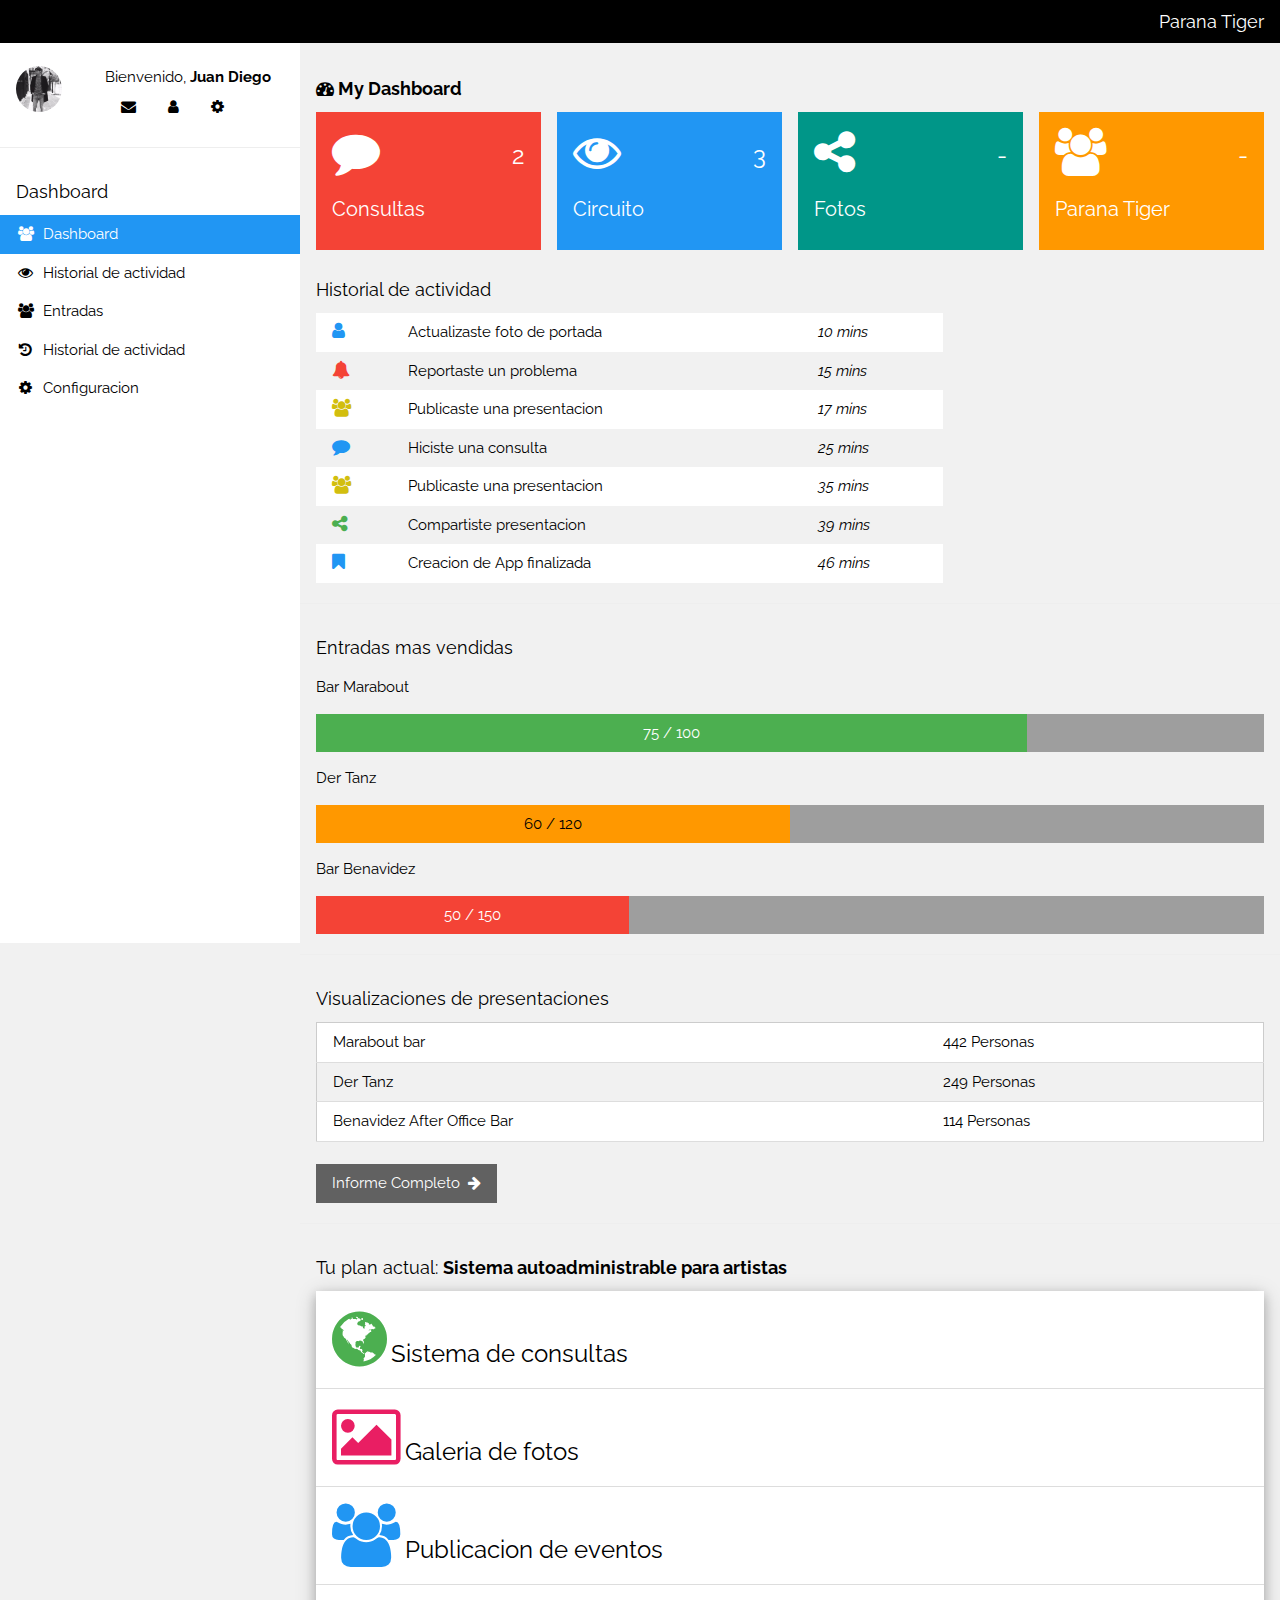
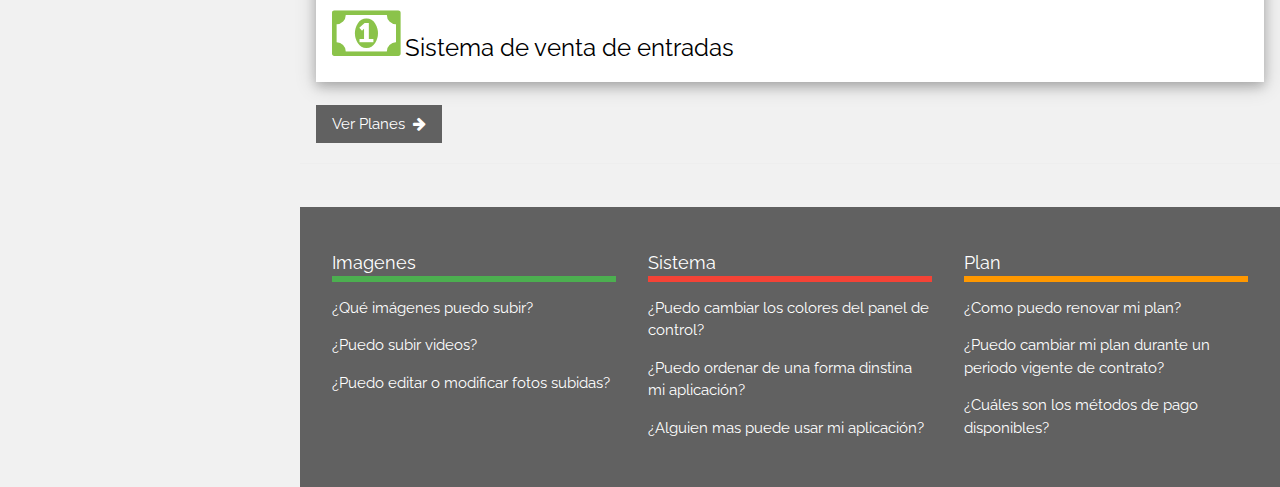
<file: index.html>
<!DOCTYPE html>
<html>
<title>Sistema Interno</title>
<meta charset="UTF-8">
<meta name="viewport" content="width=device-width, initial-scale=1">

<link rel="stylesheet" href="css/estilo.css">
<link rel="stylesheet" href="https://fonts.googleapis.com/css?family=Raleway">
<link rel="stylesheet" href="https://cdnjs.cloudflare.com/ajax/libs/font-awesome/4.7.0/css/font-awesome.min.css">
<style>
html,body,h1,h2,h3,h4,h5 {font-family: "Raleway", sans-serif}
</style>
<body class="w3-light-grey">

<!-- Top container -->
<div class="w3-bar w3-top w3-black w3-large" style="z-index:4">
  <button class="w3-bar-item w3-button w3-hide-large w3-hover-none w3-hover-text-light-grey" onclick="w3_open();"><i class="fa fa-bars"></i>  Menu</button>
  <span class="w3-bar-item w3-right">Parana Tiger</span>
</div>

<!-- Sidebar/menu -->
<nav class="w3-sidebar w3-collapse w3-white w3-animate-left" style="z-index:3;width:300px;" id="mySidebar"><br>
  <div class="w3-container w3-row">
    <div class="w3-col s4">
      <img src="img/fotojd_2.jpg" class="w3-circle w3-margin-right" style="width:46px">
    </div>
    <div class="w3-col s8 w3-bar">
      <span>Bienvenido, <strong>Juan Diego</strong></span><br>
      <a href="#" class="w3-bar-item w3-button"><i class="fa fa-envelope"></i></a>
      <a href="#" class="w3-bar-item w3-button"><i class="fa fa-user"></i></a>
      <a href="#" class="w3-bar-item w3-button"><i class="fa fa-cog"></i></a>
    </div>
  </div>
  <hr>
  <div class="w3-container">
    <h5>Dashboard</h5>
  </div>
  <div class="w3-bar-block">
    <a href="#" class="w3-bar-item w3-button w3-padding-16 w3-hide-large w3-dark-grey w3-hover-black" onclick="w3_close()" title="close menu"><i class="fa fa-remove fa-fw"></i>  Close Menu</a>
    <a href="#" class="w3-bar-item w3-button w3-padding w3-blue"><i class="fa fa-users fa-fw"></i>  Dashboard</a>
    <a href="#" class="w3-bar-item w3-button w3-padding"><i class="fa fa-eye fa-fw"></i>  Historial de actividad</a>
    <a href="#" class="w3-bar-item w3-button w3-padding"><i class="fa fa-users fa-fw"></i>  Entradas</a>
    <!-- <a href="#" class="w3-bar-item w3-button w3-padding"><i class="fa fa-bullseye fa-fw"></i>  Geo</a>
    <a href="#" class="w3-bar-item w3-button w3-padding"><i class="fa fa-diamond fa-fw"></i>  Orders</a>
    <a href="#" class="w3-bar-item w3-button w3-padding"><i class="fa fa-bell fa-fw"></i>  News</a>
    <a href="#" class="w3-bar-item w3-button w3-padding"><i class="fa fa-bank fa-fw"></i>  General</a> -->
    <a href="#" class="w3-bar-item w3-button w3-padding"><i class="fa fa-history fa-fw"></i>  Historial de actividad</a>
    <a href="#" class="w3-bar-item w3-button w3-padding"><i class="fa fa-cog fa-fw"></i>  Configuracion</a><br><br>
  </div>
</nav>


<!-- Overlay effect when opening sidebar on small screens -->
<div class="w3-overlay w3-hide-large w3-animate-opacity" onclick="w3_close()" style="cursor:pointer" title="close side menu" id="myOverlay"></div>

<!-- !PAGE CONTENT! -->
<div class="w3-main" style="margin-left:300px;margin-top:43px;">

  <!-- Header -->
  <header class="w3-container" style="padding-top:22px">
    <h5><b><i class="fa fa-dashboard"></i> My Dashboard</b></h5>
  </header>

  <div class="w3-row-padding w3-margin-bottom">
    <div class="w3-quarter">
      <div id="recuadro_consultas" class="w3-container w3-red w3-padding-16">
        <div class="w3-left"><i class="fa fa-comment w3-xxxlarge"></i></div>
        <div class="w3-right">
          <h3>2</h3>
        </div>
        <div class="w3-clear"></div>
        <h4>Consultas</h4>
      </div>
    </div>
    <div class="w3-quarter">
      <div id="recuadro_circuito" class="w3-container w3-blue w3-padding-16">
        <div class="w3-left"><i class="fa fa-eye w3-xxxlarge"></i></div>
        <div class="w3-right">
          <h3>3</h3>
        </div>
        <div class="w3-clear"></div>
        <h4>Circuito</h4>
      </div>
    </div>
    <div class="w3-quarter">
      <div id="recuadro_fotos" class="w3-container w3-teal w3-padding-16">
        <div class="w3-left"><i class="fa fa-share-alt w3-xxxlarge"></i></div>
        <div class="w3-right">
          <h3>-</h3>
        </div>
        <div class="w3-clear"></div>
        <h4>Fotos</h4>
      </div>
    </div>
    <div class="w3-quarter">
      <div id="recuadro_parana_tiger" class="w3-container w3-orange w3-text-white w3-padding-16">
        <div class="w3-left"><i class="fa fa-users w3-xxxlarge"></i></div>
        <div class="w3-right">
          <h3>-</h3>
        </div>
        <div class="w3-clear"></div>
        <h4>Parana Tiger</h4>
      </div>
    </div>
  </div>

  <div class="w3-panel">
    <div class="w3-row-padding" style="margin:0 -16px">
      <!-- <div class="w3-third">
        <h5>Regions</h5>
        <img src="/w3images/region.jpg" style="width:100%" alt="Google Regional Map">
      </div> -->
      <div class="w3-twothird">
        <h5>Historial de actividad</h5>
        <table class="w3-table w3-striped w3-white">
         
          <tr>
            <td><i class="fa fa-user w3-text-blue w3-large"></i></td>
            <td>Actualizaste foto de portada</td>
            <td><i>10 mins</i></td>
          </tr>
          <tr>
            <td><i class="fa fa-bell w3-text-red w3-large"></i></td>
            <td>Reportaste un problema</td>
            <td><i>15 mins</i></td>
          </tr>
          <tr>
            <td><i class="fa fa-users w3-text-yellow w3-large"></i></td>
            <td>Publicaste una presentacion</td>
            <td><i>17 mins</i></td>
          </tr>
          <tr>
            <td><i class="fa fa-comment w3-text-blue w3-large"></i></td>
            <td>Hiciste una consulta</td>
            <td><i>25 mins</i></td>
          </tr>
          <tr>
            <td><i class="fa fa-users w3-text-yellow w3-large"></i></td>
            <td>Publicaste una presentacion</td>
            <td><i>35 mins</i></td>
          </tr>
          <tr>
            <td><i class="fa fa-share-alt w3-text-green w3-large"></i></td>
            <td>Compartiste presentacion</td>
            <td><i>39 mins</i></td>
          </tr>
          <tr> 
            <td><i class="fa fa-bookmark w3-text-blue w3-large"></i></td>
            <td>Creacion de App finalizada</td>
            <td><i>46 mins</i></td>
          </tr>
        </table>
      </div>
    </div>
  </div>
  <hr>
  <div class="w3-container">
    <h5>Entradas mas vendidas</h5>
    <p>Bar Marabout</p>
    <div class="w3-grey">
      <div class="w3-container w3-center w3-padding w3-green" style="width:75%">75 / 100</div>
    </div>

    <p>Der Tanz</p>
    <div class="w3-grey">
      <div class="w3-container w3-center w3-padding w3-orange" style="width:50%">60 / 120</div>
    </div>

    <p>Bar Benavidez</p>
    <div class="w3-grey">
      <div class="w3-container w3-center w3-padding w3-red" style="width:33%">50 / 150</div>
    </div>
  </div>
  <hr>

  <div class="w3-container">
    <h5>Visualizaciones de presentaciones</h5>
    <table class="w3-table w3-striped w3-bordered w3-border w3-hoverable w3-white">
      <tr>
        <td>Marabout bar</td>
        <td>442 Personas</td>
      </tr>
      <tr>
        <td>Der Tanz</td>
        <td>249 Personas</td>
      </tr>
      <tr>
        <td>Benavidez After Office Bar</td>
        <td>114 Personas</td>
      </tr>
      <!-- <tr>
        <td>Spain</td>
        <td>2.1%</td>
      </tr>
      <tr>
        <td>India</td>
        <td>1.9%</td>
      </tr>
      <tr>
        <td>France</td>
        <td>1.5%</td> -->
      </tr>
    </table><br>
    <button class="w3-button w3-dark-grey">Informe Completo  <i class="fa fa-arrow-right"></i></button>
  </div>
  <hr>
  <div class="w3-container">
    <h5>Tu plan actual: <strong>Sistema autoadministrable para artistas</strong></h5>
    <ul class="w3-ul w3-card-4 w3-white">
      <li class="w3-padding-16">
        <!-- <img src="/w3images/avatar2.png" class="w3-left w3-circle w3-margin-right" style="width:35px"> -->
        <i class="fa fa-globe w3-text-green w3-jumbo"></i>
        <span class="w3-xlarge">Sistema de consultas</span><br>
      </li>
      <li class="w3-padding-16">
        <!-- <img src="/w3images/avatar5.png" class="w3-left w3-circle w3-margin-right" style="width:35px"> -->
        <i class="fa fa-image w3-text-pink w3-jumbo"></i>
        <span class="w3-xlarge">Galeria de fotos</span><br>
      </li>
      <li class="w3-padding-16">
        <!-- <img src="/w3images/avatar6.png" class="w3-left w3-circle w3-margin-right" style="width:35px"> -->
        <i class="fa fa-users w3-text-blue w3-jumbo"></i>
        <span class="w3-xlarge">Publicacion de eventos</span><br>
      </li>
      <li class="w3-padding-16">
        <!-- <img src="/w3images/avatar6.png" class="w3-left w3-circle w3-margin-right" style="width:35px"> -->
        <i class="fa fa-money w3-text-light-green w3-jumbo"></i>
        <span class="w3-xlarge">Sistema de venta de entradas</span><br>
      </li>
    </ul><br>
    <button class="w3-button w3-dark-grey">Ver Planes  <i class="fa fa-arrow-right"></i></button>
  </div>
  <hr>
<!-- 
  <div class="w3-container">
    <h5>Novedades</h5>
    <div class="w3-row">
      <div class="w3-col m2 text-center">
        <img class="w3-circle" src="/w3images/avatar3.png" style="width:96px;height:96px">
      </div>
      <div class="w3-col m10 w3-container">
        <h4>John <span class="w3-opacity w3-medium">Sep 29, 2014, 9:12 PM</span></h4>
        <p>Keep up the GREAT work! I am cheering for you!! Lorem ipsum dolor sit amet, consectetur adipiscing elit, sed do eiusmod tempor incididunt ut labore et dolore magna aliqua.</p><br>
      </div>
    </div>

    <div class="w3-row">
      <div class="w3-col m2 text-center">
        <img class="w3-circle" src="/w3images/avatar1.png" style="width:96px;height:96px">
      </div>
      <div class="w3-col m10 w3-container">
        <h4>Bo <span class="w3-opacity w3-medium">Sep 28, 2014, 10:15 PM</span></h4>
        <p>Sed do eiusmod tempor incididunt ut labore et dolore magna aliqua.</p><br>
      </div>
    </div>
  </div> -->
  <br>
  <div class="w3-container w3-dark-grey w3-padding-32">
    <div class="w3-row">
      <div class="w3-container w3-third">
        <h5 class="w3-bottombar w3-border-green">Imagenes</h5>
        <p>¿Qué imágenes puedo subir?</p>
        <p>¿Puedo subir videos?</p>
        <p>¿Puedo editar o modificar fotos subidas?</p>
      </div>
      <div class="w3-container w3-third">
        <h5 class="w3-bottombar w3-border-red">Sistema</h5>
        <p>¿Puedo cambiar los colores del panel de control?</p>
        <p>¿Puedo ordenar de una forma dinstina mi aplicación?</p>
        <p>¿Alguien mas puede usar mi aplicación?</p>
      </div>
      <div class="w3-container w3-third">
        <h5 class="w3-bottombar w3-border-orange">Plan</h5>
        <p>¿Como puedo renovar mi plan?</p>
        <p>¿Puedo cambiar mi plan durante un periodo vigente de contrato?</p>
        <p>¿Cuáles son los métodos de pago disponibles?</p>
      </div>
    </div>
  </div>

  <!-- Footer -->
  <!-- <footer class="w3-container w3-padding-16 w3-light-grey">
    <h4>FOOTER</h4>
    <p><a href="https://www.w3schools.com/w3css/default.asp" target="_blank"></a></p>
  </footer> -->

  <!-- End page content -->
</div>

<script>
// Get the Sidebar
var mySidebar = document.getElementById("mySidebar");

// Get the DIV with overlay effect
var overlayBg = document.getElementById("myOverlay");

// Toggle between showing and hiding the sidebar, and add overlay effect
function w3_open() {
  if (mySidebar.style.display === 'block') {
    mySidebar.style.display = 'none';
    overlayBg.style.display = "none";
  } else {
    mySidebar.style.display = 'block';
    overlayBg.style.display = "block";
  }
}

// Close the sidebar with the close button
function w3_close() {
  mySidebar.style.display = "none";
  overlayBg.style.display = "none";
}
</script>


<script type="text/javascript" src="js/main.js"></script>
</body>
</html>
</file>
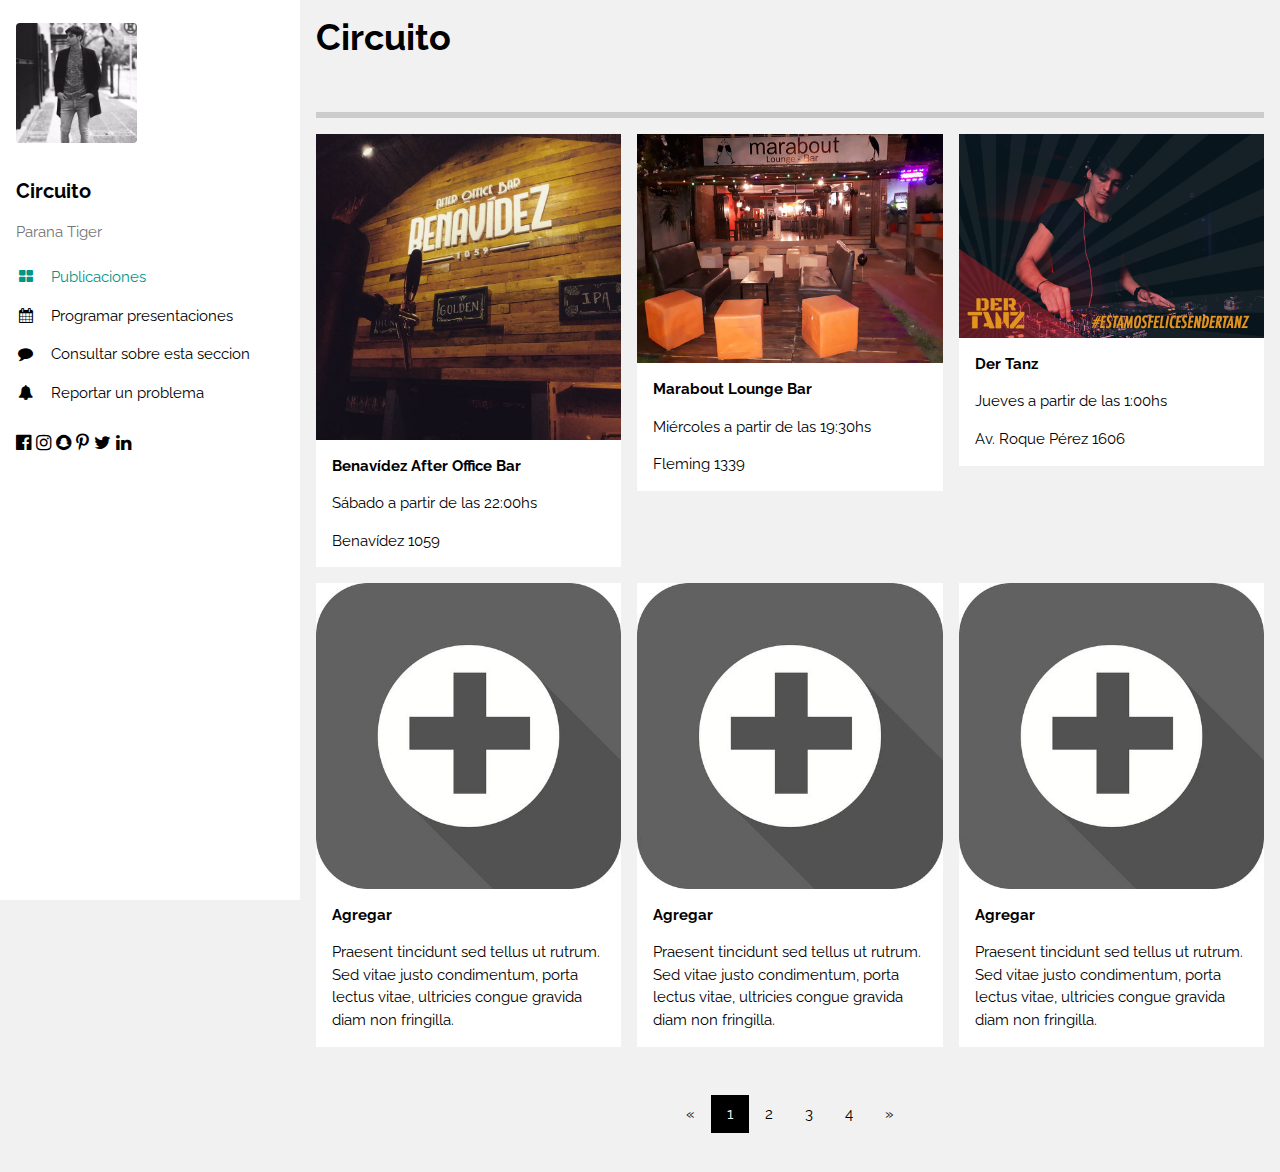
<file: circuito.html>
<!DOCTYPE html>
<html>
<title>Circuito</title>
<meta charset="UTF-8">
<meta name="viewport" content="width=device-width, initial-scale=1">
<link rel="stylesheet" href="https://www.w3schools.com/w3css/4/w3.css">
<link rel="stylesheet" href="https://fonts.googleapis.com/css?family=Raleway">
<link rel="stylesheet" href="https://cdnjs.cloudflare.com/ajax/libs/font-awesome/4.7.0/css/font-awesome.min.css">
<style>
body,h1,h2,h3,h4,h5,h6 {font-family: "Raleway", sans-serif}
</style>
<body class="w3-light-grey w3-content" style="max-width:1600px">

<!-- Sidebar/menu -->
<nav class="w3-sidebar w3-collapse w3-white w3-animate-left" style="z-index:3;width:300px;" id="mySidebar"><br>
  <div class="w3-container">
    <a href="#" onclick="w3_close()" class="w3-hide-large w3-right w3-jumbo w3-padding w3-hover-grey" title="close menu">
      <i class="fa fa-remove"></i>
    </a>
    <img src="img/fotojd_2.jpg" style="width:45%;" class="w3-round"><br><br>
    <h4><b>Circuito</b></h4>
    <p class="w3-text-grey">Parana Tiger</p>
  </div>
  <div class="w3-bar-block">
    <a href="#portfolio" onclick="w3_close()" class="w3-bar-item w3-button w3-padding w3-text-teal"><i class="fa fa-th-large fa-fw w3-margin-right"></i>Publicaciones</a> 
    <a href="#about" onclick="w3_close()" class="w3-bar-item w3-button w3-padding"><i class="fa fa-calendar fa-fw w3-margin-right"></i>Programar presentaciones</a> 
    <a href="#contact" onclick="w3_close()" class="w3-bar-item w3-button w3-padding"><i class="fa fa-comment fa-fw w3-margin-right"></i>Consultar sobre esta seccion</a>
    <a href="#contact" onclick="w3_close()" class="w3-bar-item w3-button w3-padding"><i class="fa fa-bell fa-fw w3-margin-right"></i>Reportar un problema</a>
  </div>
  <div class="w3-panel w3-large">
    <i class="fa fa-facebook-official w3-hover-opacity"></i>
    <i class="fa fa-instagram w3-hover-opacity"></i>
    <i class="fa fa-snapchat w3-hover-opacity"></i>
    <i class="fa fa-pinterest-p w3-hover-opacity"></i>
    <i class="fa fa-twitter w3-hover-opacity"></i>
    <i class="fa fa-linkedin w3-hover-opacity"></i>
  </div>
</nav>

<!-- Overlay effect when opening sidebar on small screens -->
<div class="w3-overlay w3-hide-large w3-animate-opacity" onclick="w3_close()" style="cursor:pointer" title="close side menu" id="myOverlay"></div>

<!-- !PAGE CONTENT! -->
<div class="w3-main" style="margin-left:300px">

  <!-- Header -->
  <header id="portfolio">
    <a href="#"><img src="img/fotojd_2.jpg" style="width:65px;" class="w3-circle w3-right w3-margin w3-hide-large w3-hover-opacity"></a>
    <span class="w3-button w3-hide-large w3-xxlarge w3-hover-text-grey" onclick="w3_open()"><i class="fa fa-bars"></i></span>
    <div class="w3-container">
    <h1><b>Circuito</b></h1>
    <div class="w3-section w3-bottombar w3-padding-16">
      <!-- <span class="w3-margin-right">Filter:</span> 
      <button class="w3-button w3-black">ALL</button>
      <button class="w3-button w3-white"><i class="fa fa-diamond w3-margin-right"></i>Design</button>
      <button class="w3-button w3-white w3-hide-small"><i class="fa fa-photo w3-margin-right"></i>Photos</button>
      <button class="w3-button w3-white w3-hide-small"><i class="fa fa-map-pin w3-margin-right"></i>Art</button> -->
    </div>
    </div>
  </header>
  
  <!-- First Photo Grid-->
  <div class="w3-row-padding">
    <div class="w3-third w3-container w3-margin-bottom">
      <img src="img/circuito/benavidez_bar.jpg" alt="Bar Benavidez" style="width:100%" class="w3-hover-opacity">
      <div class="w3-container w3-white">
        <p><b>Benavídez After Office Bar</b></p>
        <p>Sábado a partir de las 22:00hs</p>
        <p>Benavídez 1059</p>
      </div>
    </div>
    <div class="w3-third w3-container w3-margin-bottom">
      <img src="img/circuito/marabout_bar.jpg" alt="Bar Marabout" style="width:100%" class="w3-hover-opacity">
      <div class="w3-container w3-white">
        <p><b>Marabout Lounge Bar</b></p>
        <p>Miércoles a partir de las 19:30hs</p>
        <p>Fleming 1339</p>
      </div>
    </div>
    <div class="w3-third w3-container">
      <img src="img/circuito/dertanz_disco.png" alt="Der Tanz" style="width:100%" class="w3-hover-opacity">
      <div class="w3-container w3-white">
        <p><b>Der Tanz</b></p>
        <p>Jueves a partir de las 1:00hs</p>
        <p>Av. Roque Pérez 1606</p>
      </div>
    </div>
  </div>
  
  <!-- Second Photo Grid-->
  <div class="w3-row-padding">
    <div class="w3-third w3-container w3-margin-bottom">
      <img src="img/circuito/agregar.jpg" alt="Norway" style="width:100%" class="w3-hover-opacity">
      <div class="w3-container w3-white">
        <p><b>Agregar</b></p>
        <p>Praesent tincidunt sed tellus ut rutrum. Sed vitae justo condimentum, porta lectus vitae, ultricies congue gravida diam non fringilla.</p>
      </div>
    </div>
    <div class="w3-third w3-container w3-margin-bottom">
      <img src="img/circuito/agregar.jpg" alt="Norway" style="width:100%" class="w3-hover-opacity">
      <div class="w3-container w3-white">
        <p><b>Agregar</b></p>
        <p>Praesent tincidunt sed tellus ut rutrum. Sed vitae justo condimentum, porta lectus vitae, ultricies congue gravida diam non fringilla.</p>
      </div>
    </div>
    <div class="w3-third w3-container">
      <img src="img/circuito/agregar.jpg" alt="Norway" style="width:100%" class="w3-hover-opacity">
      <div class="w3-container w3-white">
        <p><b>Agregar</b></p>
        <p>Praesent tincidunt sed tellus ut rutrum. Sed vitae justo condimentum, porta lectus vitae, ultricies congue gravida diam non fringilla.</p>
      </div>
    </div>
  </div>

  <!-- Pagination -->
  <div class="w3-center w3-padding-32">
    <div class="w3-bar">
      <a href="#" class="w3-bar-item w3-button w3-hover-black">«</a>
      <a href="#" class="w3-bar-item w3-black w3-button">1</a>
      <a href="#" class="w3-bar-item w3-button w3-hover-black">2</a>
      <a href="#" class="w3-bar-item w3-button w3-hover-black">3</a>
      <a href="#" class="w3-bar-item w3-button w3-hover-black">4</a>
      <a href="#" class="w3-bar-item w3-button w3-hover-black">»</a>
    </div>
  </div>

  <!-- Images of Me -->
  <!-- <div class="w3-row-padding w3-padding-16" id="about">
    <div class="w3-col m6">
      <img src="/w3images/avatar_g.jpg" alt="Me" style="width:100%">
    </div>
    <div class="w3-col m6">
      <img src="/w3images/me2.jpg" alt="Me" style="width:100%">
    </div>
  </div>

  <div class="w3-container w3-padding-large" style="margin-bottom:32px">
    <h4><b>About Me</b></h4>
    <p>Just me, myself and I, exploring the universe of unknownment. I have a heart of love and an interest of lorem ipsum and mauris neque quam blog. I want to share my world with you. Praesent tincidunt sed tellus ut rutrum. Sed vitae justo condimentum, porta lectus vitae, ultricies congue gravida diam non fringilla. Praesent tincidunt sed tellus ut rutrum. Sed vitae justo condimentum, porta lectus vitae, ultricies congue gravida diam non fringilla.</p>
    <hr>
    
    <h4>Technical Skills</h4> -->

    <!-- Progress bars / Skills -->


    <!-- <p>Photography</p>
    <div class="w3-grey">
      <div class="w3-container w3-dark-grey w3-padding w3-center" style="width:95%">95%</div>
    </div>
    <p>Web Design</p>
    <div class="w3-grey">
      <div class="w3-container w3-dark-grey w3-padding w3-center" style="width:85%">85%</div>
    </div>
    <p>Photoshop</p>
    <div class="w3-grey">
      <div class="w3-container w3-dark-grey w3-padding w3-center" style="width:80%">80%</div>
    </div>
    <p>
      <button class="w3-button w3-dark-grey w3-padding-large w3-margin-top w3-margin-bottom">
        <i class="fa fa-download w3-margin-right"></i>Download Resume
      </button>
    </p>
    <hr>
    
    <h4>How much I charge</h4> -->

    <!-- Pricing Tables -->
    <!-- <div class="w3-row-padding" style="margin:0 -16px">
      <div class="w3-third w3-margin-bottom">
        <ul class="w3-ul w3-border w3-white w3-center w3-opacity w3-hover-opacity-off">
          <li class="w3-black w3-xlarge w3-padding-32">Basic</li>
          <li class="w3-padding-16">Web Design</li>
          <li class="w3-padding-16">Photography</li>
          <li class="w3-padding-16">1GB Storage</li>
          <li class="w3-padding-16">Mail Support</li>
          <li class="w3-padding-16">
            <h2>$ 10</h2>
            <span class="w3-opacity">per month</span>
          </li>
          <li class="w3-light-grey w3-padding-24">
            <button class="w3-button w3-teal w3-padding-large w3-hover-black">Sign Up</button>
          </li>
        </ul>
      </div>
      
      <div class="w3-third w3-margin-bottom">
        <ul class="w3-ul w3-border w3-white w3-center w3-opacity w3-hover-opacity-off">
          <li class="w3-teal w3-xlarge w3-padding-32">Pro</li>
          <li class="w3-padding-16">Web Design</li>
          <li class="w3-padding-16">Photography</li>
          <li class="w3-padding-16">50GB Storage</li>
          <li class="w3-padding-16">Endless Support</li>
          <li class="w3-padding-16">
            <h2>$ 25</h2>
            <span class="w3-opacity">per month</span>
          </li>
          <li class="w3-light-grey w3-padding-24">
            <button class="w3-button w3-teal w3-padding-large w3-hover-black">Sign Up</button>
          </li>
        </ul>
      </div>
      
      <div class="w3-third">
        <ul class="w3-ul w3-border w3-white w3-center w3-opacity w3-hover-opacity-off">
          <li class="w3-black w3-xlarge w3-padding-32">Premium</li>
          <li class="w3-padding-16">Web Design</li>
          <li class="w3-padding-16">Photography</li>
          <li class="w3-padding-16">Unlimited Storage</li>
          <li class="w3-padding-16">Endless Support</li>
          <li class="w3-padding-16">
            <h2>$ 25</h2>
            <span class="w3-opacity">per month</span>
          </li>
          <li class="w3-light-grey w3-padding-24">
            <button class="w3-button w3-teal w3-padding-large w3-hover-black">Sign Up</button>
          </li>
        </ul>
      </div>
    </div>
  </div> -->
  
  <!-- Contact Section -->


  <!-- <div class="w3-container w3-padding-large w3-grey">
    <h4 id="contact"><b>Contact Me</b></h4>
    <div class="w3-row-padding w3-center w3-padding-24" style="margin:0 -16px">
      <div class="w3-third w3-dark-grey">
        <p><i class="fa fa-envelope w3-xxlarge w3-text-light-grey"></i></p>
        <p>email@email.com</p>
      </div>
      <div class="w3-third w3-teal">
        <p><i class="fa fa-map-marker w3-xxlarge w3-text-light-grey"></i></p>
        <p>Chicago, US</p>
      </div>
      <div class="w3-third w3-dark-grey">
        <p><i class="fa fa-phone w3-xxlarge w3-text-light-grey"></i></p>
        <p>512312311</p>
      </div>
    </div>
    <hr class="w3-opacity">
    <form action="/action_page.php" target="_blank">
      <div class="w3-section">
        <label>Name</label>
        <input class="w3-input w3-border" type="text" name="Name" required>
      </div>
      <div class="w3-section">
        <label>Email</label>
        <input class="w3-input w3-border" type="text" name="Email" required>
      </div>
      <div class="w3-section">
        <label>Message</label>
        <input class="w3-input w3-border" type="text" name="Message" required>
      </div>
      <button type="submit" class="w3-button w3-black w3-margin-bottom"><i class="fa fa-paper-plane w3-margin-right"></i>Send Message</button>
    </form>
  </div> -->

  <!-- Footer -->


  <!-- <footer class="w3-container w3-padding-32 w3-dark-grey">
  <div class="w3-row-padding">
    <div class="w3-third">
      <h3>FOOTER</h3>
      <p>Praesent tincidunt sed tellus ut rutrum. Sed vitae justo condimentum, porta lectus vitae, ultricies congue gravida diam non fringilla.</p>
      <p>Powered by <a href="https://www.w3schools.com/w3css/default.asp" target="_blank">w3.css</a></p>
    </div>
  
    <div class="w3-third">
      <h3>BLOG POSTS</h3>
      <ul class="w3-ul w3-hoverable">
        <li class="w3-padding-16">
          <img src="/w3images/workshop.jpg" class="w3-left w3-margin-right" style="width:50px">
          <span class="w3-large">Lorem</span><br>
          <span>Sed mattis nunc</span>
        </li>
        <li class="w3-padding-16">
          <img src="/w3images/gondol.jpg" class="w3-left w3-margin-right" style="width:50px">
          <span class="w3-large">Ipsum</span><br>
          <span>Praes tinci sed</span>
        </li> 
      </ul>
    </div>

    <div class="w3-third">
      <h3>POPULAR TAGS</h3>
      <p>
        <span class="w3-tag w3-black w3-margin-bottom">Travel</span> <span class="w3-tag w3-grey w3-small w3-margin-bottom">New York</span> <span class="w3-tag w3-grey w3-small w3-margin-bottom">London</span>
        <span class="w3-tag w3-grey w3-small w3-margin-bottom">IKEA</span> <span class="w3-tag w3-grey w3-small w3-margin-bottom">NORWAY</span> <span class="w3-tag w3-grey w3-small w3-margin-bottom">DIY</span>
        <span class="w3-tag w3-grey w3-small w3-margin-bottom">Ideas</span> <span class="w3-tag w3-grey w3-small w3-margin-bottom">Baby</span> <span class="w3-tag w3-grey w3-small w3-margin-bottom">Family</span>
        <span class="w3-tag w3-grey w3-small w3-margin-bottom">News</span> <span class="w3-tag w3-grey w3-small w3-margin-bottom">Clothing</span> <span class="w3-tag w3-grey w3-small w3-margin-bottom">Shopping</span>
        <span class="w3-tag w3-grey w3-small w3-margin-bottom">Sports</span> <span class="w3-tag w3-grey w3-small w3-margin-bottom">Games</span>
      </p>
    </div>

  </div>
  </footer>
  
  <div class="w3-black w3-center w3-padding-24">Powered by <a href="https://www.w3schools.com/w3css/default.asp" title="W3.CSS" target="_blank" class="w3-hover-opacity">w3.css</a></div> -->

<!-- End page content -->
</div>

<script>
// Script to open and close sidebar
function w3_open() {
    document.getElementById("mySidebar").style.display = "block";
    document.getElementById("myOverlay").style.display = "block";
}
 
function w3_close() {
    document.getElementById("mySidebar").style.display = "none";
    document.getElementById("myOverlay").style.display = "none";
}
</script>

</body>
</html>
</file>
<file: css/estilo.css>
/* <!-- <link rel="stylesheet" href="https://www.w3schools.com/w3css/4/w3.css"> --> */

/* W3.CSS 4.13 June 2019 by Jan Egil and Borge Refsnes */
html{box-sizing:border-box}*,*:before,*:after{box-sizing:inherit}
/* Extract from normalize.css by Nicolas Gallagher and Jonathan Neal git.io/normalize */
html{-ms-text-size-adjust:100%;-webkit-text-size-adjust:100%}body{margin:0}
article,aside,details,figcaption,figure,footer,header,main,menu,nav,section{display:block}summary{display:list-item}
audio,canvas,progress,video{display:inline-block}progress{vertical-align:baseline}
audio:not([controls]){display:none;height:0}[hidden],template{display:none}
a{background-color:transparent}a:active,a:hover{outline-width:0}
abbr[title]{border-bottom:none;text-decoration:underline;text-decoration:underline dotted}
b,strong{font-weight:bolder}dfn{font-style:italic}mark{background:#ff0;color:#000}
small{font-size:80%}sub,sup{font-size:75%;line-height:0;position:relative;vertical-align:baseline}
sub{bottom:-0.25em}sup{top:-0.5em}figure{margin:1em 40px}img{border-style:none}
code,kbd,pre,samp{font-family:monospace,monospace;font-size:1em}hr{box-sizing:content-box;height:0;overflow:visible}
button,input,select,textarea,optgroup{font:inherit;margin:0}optgroup{font-weight:bold}
button,input{overflow:visible}button,select{text-transform:none}
button,[type=button],[type=reset],[type=submit]{-webkit-appearance:button}
button::-moz-focus-inner,[type=button]::-moz-focus-inner,[type=reset]::-moz-focus-inner,[type=submit]::-moz-focus-inner{border-style:none;padding:0}
button:-moz-focusring,[type=button]:-moz-focusring,[type=reset]:-moz-focusring,[type=submit]:-moz-focusring{outline:1px dotted ButtonText}
fieldset{border:1px solid #c0c0c0;margin:0 2px;padding:.35em .625em .75em}
legend{color:inherit;display:table;max-width:100%;padding:0;white-space:normal}textarea{overflow:auto}
[type=checkbox],[type=radio]{padding:0}
[type=number]::-webkit-inner-spin-button,[type=number]::-webkit-outer-spin-button{height:auto}
[type=search]{-webkit-appearance:textfield;outline-offset:-2px}
[type=search]::-webkit-search-decoration{-webkit-appearance:none}
::-webkit-file-upload-button{-webkit-appearance:button;font:inherit}
/* End extract */
html,body{font-family:Verdana,sans-serif;font-size:15px;line-height:1.5}html{overflow-x:hidden}
h1{font-size:36px}h2{font-size:30px}h3{font-size:24px}h4{font-size:20px}h5{font-size:18px}h6{font-size:16px}.w3-serif{font-family:serif}
h1,h2,h3,h4,h5,h6{font-family:"Segoe UI",Arial,sans-serif;font-weight:400;margin:10px 0}.w3-wide{letter-spacing:4px}
hr{border:0;border-top:1px solid #eee;margin:20px 0}
.w3-image{max-width:100%;height:auto}img{vertical-align:middle}a{color:inherit}
.w3-table,.w3-table-all{border-collapse:collapse;border-spacing:0;width:100%;display:table}.w3-table-all{border:1px solid #ccc}
.w3-bordered tr,.w3-table-all tr{border-bottom:1px solid #ddd}.w3-striped tbody tr:nth-child(even){background-color:#f1f1f1}
.w3-table-all tr:nth-child(odd){background-color:#fff}.w3-table-all tr:nth-child(even){background-color:#f1f1f1}
.w3-hoverable tbody tr:hover,.w3-ul.w3-hoverable li:hover{background-color:#ccc}.w3-centered tr th,.w3-centered tr td{text-align:center}
.w3-table td,.w3-table th,.w3-table-all td,.w3-table-all th{padding:8px 8px;display:table-cell;text-align:left;vertical-align:top}
.w3-table th:first-child,.w3-table td:first-child,.w3-table-all th:first-child,.w3-table-all td:first-child{padding-left:16px}
.w3-btn,.w3-button{border:none;display:inline-block;padding:8px 16px;vertical-align:middle;overflow:hidden;text-decoration:none;color:inherit;background-color:inherit;text-align:center;cursor:pointer;white-space:nowrap}
.w3-btn:hover{box-shadow:0 8px 16px 0 rgba(0,0,0,0.2),0 6px 20px 0 rgba(0,0,0,0.19)}
.w3-btn,.w3-button{-webkit-touch-callout:none;-webkit-user-select:none;-khtml-user-select:none;-moz-user-select:none;-ms-user-select:none;user-select:none}   
.w3-disabled,.w3-btn:disabled,.w3-button:disabled{cursor:not-allowed;opacity:0.3}.w3-disabled *,:disabled *{pointer-events:none}
.w3-btn.w3-disabled:hover,.w3-btn:disabled:hover{box-shadow:none}
.w3-badge,.w3-tag{background-color:#000;color:#fff;display:inline-block;padding-left:8px;padding-right:8px;text-align:center}.w3-badge{border-radius:50%}
.w3-ul{list-style-type:none;padding:0;margin:0}.w3-ul li{padding:8px 16px;border-bottom:1px solid #ddd}.w3-ul li:last-child{border-bottom:none}
.w3-tooltip,.w3-display-container{position:relative}.w3-tooltip .w3-text{display:none}.w3-tooltip:hover .w3-text{display:inline-block}
.w3-ripple:active{opacity:0.5}.w3-ripple{transition:opacity 0s}
.w3-input{padding:8px;display:block;border:none;border-bottom:1px solid #ccc;width:100%}
.w3-select{padding:9px 0;width:100%;border:none;border-bottom:1px solid #ccc}
.w3-dropdown-click,.w3-dropdown-hover{position:relative;display:inline-block;cursor:pointer}
.w3-dropdown-hover:hover .w3-dropdown-content{display:block}
.w3-dropdown-hover:first-child,.w3-dropdown-click:hover{background-color:#ccc;color:#000}
.w3-dropdown-hover:hover > .w3-button:first-child,.w3-dropdown-click:hover > .w3-button:first-child{background-color:#ccc;color:#000}
.w3-dropdown-content{cursor:auto;color:#000;background-color:#fff;display:none;position:absolute;min-width:160px;margin:0;padding:0;z-index:1}
.w3-check,.w3-radio{width:24px;height:24px;position:relative;top:6px}
.w3-sidebar{height:100%;width:200px;background-color:#fff;position:fixed!important;z-index:1;overflow:auto}
.w3-bar-block .w3-dropdown-hover,.w3-bar-block .w3-dropdown-click{width:100%}
.w3-bar-block .w3-dropdown-hover .w3-dropdown-content,.w3-bar-block .w3-dropdown-click .w3-dropdown-content{min-width:100%}
.w3-bar-block .w3-dropdown-hover .w3-button,.w3-bar-block .w3-dropdown-click .w3-button{width:100%;text-align:left;padding:8px 16px}
.w3-main,#main{transition:margin-left .4s}
.w3-modal{z-index:3;display:none;padding-top:100px;position:fixed;left:0;top:0;width:100%;height:100%;overflow:auto;background-color:rgb(0,0,0);background-color:rgba(0,0,0,0.4)}
.w3-modal-content{margin:auto;background-color:#fff;position:relative;padding:0;outline:0;width:600px}
.w3-bar{width:100%;overflow:hidden}.w3-center .w3-bar{display:inline-block;width:auto}
.w3-bar .w3-bar-item{padding:8px 16px;float:left;width:auto;border:none;display:block;outline:0}
.w3-bar .w3-dropdown-hover,.w3-bar .w3-dropdown-click{position:static;float:left}
.w3-bar .w3-button{white-space:normal}
.w3-bar-block .w3-bar-item{width:100%;display:block;padding:8px 16px;text-align:left;border:none;white-space:normal;float:none;outline:0}
.w3-bar-block.w3-center .w3-bar-item{text-align:center}.w3-block{display:block;width:100%}
.w3-responsive{display:block;overflow-x:auto}
.w3-container:after,.w3-container:before,.w3-panel:after,.w3-panel:before,.w3-row:after,.w3-row:before,.w3-row-padding:after,.w3-row-padding:before,
.w3-cell-row:before,.w3-cell-row:after,.w3-clear:after,.w3-clear:before,.w3-bar:before,.w3-bar:after{content:"";display:table;clear:both}
.w3-col,.w3-half,.w3-third,.w3-twothird,.w3-threequarter,.w3-quarter{float:left;width:100%}
.w3-col.s1{width:8.33333%}.w3-col.s2{width:16.66666%}.w3-col.s3{width:24.99999%}.w3-col.s4{width:33.33333%}
.w3-col.s5{width:41.66666%}.w3-col.s6{width:49.99999%}.w3-col.s7{width:58.33333%}.w3-col.s8{width:66.66666%}
.w3-col.s9{width:74.99999%}.w3-col.s10{width:83.33333%}.w3-col.s11{width:91.66666%}.w3-col.s12{width:99.99999%}
@media (min-width:601px){.w3-col.m1{width:8.33333%}.w3-col.m2{width:16.66666%}.w3-col.m3,.w3-quarter{width:24.99999%}.w3-col.m4,.w3-third{width:33.33333%}
.w3-col.m5{width:41.66666%}.w3-col.m6,.w3-half{width:49.99999%}.w3-col.m7{width:58.33333%}.w3-col.m8,.w3-twothird{width:66.66666%}
.w3-col.m9,.w3-threequarter{width:74.99999%}.w3-col.m10{width:83.33333%}.w3-col.m11{width:91.66666%}.w3-col.m12{width:99.99999%}}
@media (min-width:993px){.w3-col.l1{width:8.33333%}.w3-col.l2{width:16.66666%}.w3-col.l3{width:24.99999%}.w3-col.l4{width:33.33333%}
.w3-col.l5{width:41.66666%}.w3-col.l6{width:49.99999%}.w3-col.l7{width:58.33333%}.w3-col.l8{width:66.66666%}
.w3-col.l9{width:74.99999%}.w3-col.l10{width:83.33333%}.w3-col.l11{width:91.66666%}.w3-col.l12{width:99.99999%}}
.w3-rest{overflow:hidden}.w3-stretch{margin-left:-16px;margin-right:-16px}
.w3-content,.w3-auto{margin-left:auto;margin-right:auto}.w3-content{max-width:980px}.w3-auto{max-width:1140px}
.w3-cell-row{display:table;width:100%}.w3-cell{display:table-cell}
.w3-cell-top{vertical-align:top}.w3-cell-middle{vertical-align:middle}.w3-cell-bottom{vertical-align:bottom}
.w3-hide{display:none!important}.w3-show-block,.w3-show{display:block!important}.w3-show-inline-block{display:inline-block!important}
@media (max-width:1205px){.w3-auto{max-width:95%}}
@media (max-width:600px){.w3-modal-content{margin:0 10px;width:auto!important}.w3-modal{padding-top:30px}
.w3-dropdown-hover.w3-mobile .w3-dropdown-content,.w3-dropdown-click.w3-mobile .w3-dropdown-content{position:relative}	
.w3-hide-small{display:none!important}.w3-mobile{display:block;width:100%!important}.w3-bar-item.w3-mobile,.w3-dropdown-hover.w3-mobile,.w3-dropdown-click.w3-mobile{text-align:center}
.w3-dropdown-hover.w3-mobile,.w3-dropdown-hover.w3-mobile .w3-btn,.w3-dropdown-hover.w3-mobile .w3-button,.w3-dropdown-click.w3-mobile,.w3-dropdown-click.w3-mobile .w3-btn,.w3-dropdown-click.w3-mobile .w3-button{width:100%}}
@media (max-width:768px){.w3-modal-content{width:500px}.w3-modal{padding-top:50px}}
@media (min-width:993px){.w3-modal-content{width:900px}.w3-hide-large{display:none!important}.w3-sidebar.w3-collapse{display:block!important}}
@media (max-width:992px) and (min-width:601px){.w3-hide-medium{display:none!important}}
@media (max-width:992px){.w3-sidebar.w3-collapse{display:none}.w3-main{margin-left:0!important;margin-right:0!important}.w3-auto{max-width:100%}}
.w3-top,.w3-bottom{position:fixed;width:100%;z-index:1}.w3-top{top:0}.w3-bottom{bottom:0}
.w3-overlay{position:fixed;display:none;width:100%;height:100%;top:0;left:0;right:0;bottom:0;background-color:rgba(0,0,0,0.5);z-index:2}
.w3-display-topleft{position:absolute;left:0;top:0}.w3-display-topright{position:absolute;right:0;top:0}
.w3-display-bottomleft{position:absolute;left:0;bottom:0}.w3-display-bottomright{position:absolute;right:0;bottom:0}
.w3-display-middle{position:absolute;top:50%;left:50%;transform:translate(-50%,-50%);-ms-transform:translate(-50%,-50%)}
.w3-display-left{position:absolute;top:50%;left:0%;transform:translate(0%,-50%);-ms-transform:translate(-0%,-50%)}
.w3-display-right{position:absolute;top:50%;right:0%;transform:translate(0%,-50%);-ms-transform:translate(0%,-50%)}
.w3-display-topmiddle{position:absolute;left:50%;top:0;transform:translate(-50%,0%);-ms-transform:translate(-50%,0%)}
.w3-display-bottommiddle{position:absolute;left:50%;bottom:0;transform:translate(-50%,0%);-ms-transform:translate(-50%,0%)}
.w3-display-container:hover .w3-display-hover{display:block}.w3-display-container:hover span.w3-display-hover{display:inline-block}.w3-display-hover{display:none}
.w3-display-position{position:absolute}
.w3-circle{border-radius:50%}
.w3-round-small{border-radius:2px}.w3-round,.w3-round-medium{border-radius:4px}.w3-round-large{border-radius:8px}.w3-round-xlarge{border-radius:16px}.w3-round-xxlarge{border-radius:32px}
.w3-row-padding,.w3-row-padding>.w3-half,.w3-row-padding>.w3-third,.w3-row-padding>.w3-twothird,.w3-row-padding>.w3-threequarter,.w3-row-padding>.w3-quarter,.w3-row-padding>.w3-col{padding:0 8px}
.w3-container,.w3-panel{padding:0.01em 16px}.w3-panel{margin-top:16px;margin-bottom:16px}
.w3-code,.w3-codespan{font-family:Consolas,"courier new";font-size:16px}
.w3-code{width:auto;background-color:#fff;padding:8px 12px;border-left:4px solid #4CAF50;word-wrap:break-word}
.w3-codespan{color:crimson;background-color:#f1f1f1;padding-left:4px;padding-right:4px;font-size:110%}
.w3-card,.w3-card-2{box-shadow:0 2px 5px 0 rgba(0,0,0,0.16),0 2px 10px 0 rgba(0,0,0,0.12)}
.w3-card-4,.w3-hover-shadow:hover{box-shadow:0 4px 10px 0 rgba(0,0,0,0.2),0 4px 20px 0 rgba(0,0,0,0.19)}
.w3-spin{animation:w3-spin 2s infinite linear}@keyframes w3-spin{0%{transform:rotate(0deg)}100%{transform:rotate(359deg)}}
.w3-animate-fading{animation:fading 10s infinite}@keyframes fading{0%{opacity:0}50%{opacity:1}100%{opacity:0}}
.w3-animate-opacity{animation:opac 0.8s}@keyframes opac{from{opacity:0} to{opacity:1}}
.w3-animate-top{position:relative;animation:animatetop 0.4s}@keyframes animatetop{from{top:-300px;opacity:0} to{top:0;opacity:1}}
.w3-animate-left{position:relative;animation:animateleft 0.4s}@keyframes animateleft{from{left:-300px;opacity:0} to{left:0;opacity:1}}
.w3-animate-right{position:relative;animation:animateright 0.4s}@keyframes animateright{from{right:-300px;opacity:0} to{right:0;opacity:1}}
.w3-animate-bottom{position:relative;animation:animatebottom 0.4s}@keyframes animatebottom{from{bottom:-300px;opacity:0} to{bottom:0;opacity:1}}
.w3-animate-zoom {animation:animatezoom 0.6s}@keyframes animatezoom{from{transform:scale(0)} to{transform:scale(1)}}
.w3-animate-input{transition:width 0.4s ease-in-out}.w3-animate-input:focus{width:100%!important}
.w3-opacity,.w3-hover-opacity:hover{opacity:0.60}.w3-opacity-off,.w3-hover-opacity-off:hover{opacity:1}
.w3-opacity-max{opacity:0.25}.w3-opacity-min{opacity:0.75}
.w3-greyscale-max,.w3-grayscale-max,.w3-hover-greyscale:hover,.w3-hover-grayscale:hover{filter:grayscale(100%)}
.w3-greyscale,.w3-grayscale{filter:grayscale(75%)}.w3-greyscale-min,.w3-grayscale-min{filter:grayscale(50%)}
.w3-sepia{filter:sepia(75%)}.w3-sepia-max,.w3-hover-sepia:hover{filter:sepia(100%)}.w3-sepia-min{filter:sepia(50%)}
.w3-tiny{font-size:10px!important}.w3-small{font-size:12px!important}.w3-medium{font-size:15px!important}.w3-large{font-size:18px!important}
.w3-xlarge{font-size:24px!important}.w3-xxlarge{font-size:36px!important}.w3-xxxlarge{font-size:48px!important}.w3-jumbo{font-size:64px!important}
.w3-left-align{text-align:left!important}.w3-right-align{text-align:right!important}.w3-justify{text-align:justify!important}.w3-center{text-align:center!important}
.w3-border-0{border:0!important}.w3-border{border:1px solid #ccc!important}
.w3-border-top{border-top:1px solid #ccc!important}.w3-border-bottom{border-bottom:1px solid #ccc!important}
.w3-border-left{border-left:1px solid #ccc!important}.w3-border-right{border-right:1px solid #ccc!important}
.w3-topbar{border-top:6px solid #ccc!important}.w3-bottombar{border-bottom:6px solid #ccc!important}
.w3-leftbar{border-left:6px solid #ccc!important}.w3-rightbar{border-right:6px solid #ccc!important}
.w3-section,.w3-code{margin-top:16px!important;margin-bottom:16px!important}
.w3-margin{margin:16px!important}.w3-margin-top{margin-top:16px!important}.w3-margin-bottom{margin-bottom:16px!important}
.w3-margin-left{margin-left:16px!important}.w3-margin-right{margin-right:16px!important}
.w3-padding-small{padding:4px 8px!important}.w3-padding{padding:8px 16px!important}.w3-padding-large{padding:12px 24px!important}
.w3-padding-16{padding-top:16px!important;padding-bottom:16px!important}.w3-padding-24{padding-top:24px!important;padding-bottom:24px!important}
.w3-padding-32{padding-top:32px!important;padding-bottom:32px!important}.w3-padding-48{padding-top:48px!important;padding-bottom:48px!important}
.w3-padding-64{padding-top:64px!important;padding-bottom:64px!important}
.w3-left{float:left!important}.w3-right{float:right!important}
.w3-button:hover{color:#000!important;background-color:#ccc!important}
.w3-transparent,.w3-hover-none:hover{background-color:transparent!important}
.w3-hover-none:hover{box-shadow:none!important}
/* Colors */
.w3-amber,.w3-hover-amber:hover{color:#000!important;background-color:#ffc107!important}
.w3-aqua,.w3-hover-aqua:hover{color:#000!important;background-color:#00ffff!important}
.w3-blue,.w3-hover-blue:hover{color:#fff!important;background-color:#2196F3!important}
.w3-light-blue,.w3-hover-light-blue:hover{color:#000!important;background-color:#87CEEB!important}
.w3-brown,.w3-hover-brown:hover{color:#fff!important;background-color:#795548!important}
.w3-cyan,.w3-hover-cyan:hover{color:#000!important;background-color:#00bcd4!important}
.w3-blue-grey,.w3-hover-blue-grey:hover,.w3-blue-gray,.w3-hover-blue-gray:hover{color:#fff!important;background-color:#607d8b!important}
.w3-green,.w3-hover-green:hover{color:#fff!important;background-color:#4CAF50!important}
.w3-light-green,.w3-hover-light-green:hover{color:#000!important;background-color:#8bc34a!important}
.w3-indigo,.w3-hover-indigo:hover{color:#fff!important;background-color:#3f51b5!important}
.w3-khaki,.w3-hover-khaki:hover{color:#000!important;background-color:#f0e68c!important}
.w3-lime,.w3-hover-lime:hover{color:#000!important;background-color:#cddc39!important}
.w3-orange,.w3-hover-orange:hover{color:#000!important;background-color:#ff9800!important}
.w3-deep-orange,.w3-hover-deep-orange:hover{color:#fff!important;background-color:#ff5722!important}
.w3-pink,.w3-hover-pink:hover{color:#fff!important;background-color:#e91e63!important}
.w3-purple,.w3-hover-purple:hover{color:#fff!important;background-color:#9c27b0!important}
.w3-deep-purple,.w3-hover-deep-purple:hover{color:#fff!important;background-color:#673ab7!important}
.w3-red,.w3-hover-red:hover{color:#fff!important;background-color:#f44336!important}
.w3-sand,.w3-hover-sand:hover{color:#000!important;background-color:#fdf5e6!important}
.w3-teal,.w3-hover-teal:hover{color:#fff!important;background-color:#009688!important}
.w3-yellow,.w3-hover-yellow:hover{color:#000!important;background-color:#ffeb3b!important}
.w3-white,.w3-hover-white:hover{color:#000!important;background-color:#fff!important}
.w3-black,.w3-hover-black:hover{color:#fff!important;background-color:#000!important}
.w3-grey,.w3-hover-grey:hover,.w3-gray,.w3-hover-gray:hover{color:#000!important;background-color:#9e9e9e!important}
.w3-light-grey,.w3-hover-light-grey:hover,.w3-light-gray,.w3-hover-light-gray:hover{color:#000!important;background-color:#f1f1f1!important}
.w3-dark-grey,.w3-hover-dark-grey:hover,.w3-dark-gray,.w3-hover-dark-gray:hover{color:#fff!important;background-color:#616161!important}
.w3-pale-red,.w3-hover-pale-red:hover{color:#000!important;background-color:#ffdddd!important}
.w3-pale-green,.w3-hover-pale-green:hover{color:#000!important;background-color:#ddffdd!important}
.w3-pale-yellow,.w3-hover-pale-yellow:hover{color:#000!important;background-color:#ffffcc!important}
.w3-pale-blue,.w3-hover-pale-blue:hover{color:#000!important;background-color:#ddffff!important}
.w3-text-amber,.w3-hover-text-amber:hover{color:#ffc107!important}
.w3-text-aqua,.w3-hover-text-aqua:hover{color:#00ffff!important}
.w3-text-blue,.w3-hover-text-blue:hover{color:#2196F3!important}
.w3-text-light-blue,.w3-hover-text-light-blue:hover{color:#87CEEB!important}
.w3-text-brown,.w3-hover-text-brown:hover{color:#795548!important}
.w3-text-cyan,.w3-hover-text-cyan:hover{color:#00bcd4!important}
.w3-text-blue-grey,.w3-hover-text-blue-grey:hover,.w3-text-blue-gray,.w3-hover-text-blue-gray:hover{color:#607d8b!important}
.w3-text-green,.w3-hover-text-green:hover{color:#4CAF50!important}
.w3-text-light-green,.w3-hover-text-light-green:hover{color:#8bc34a!important}
.w3-text-indigo,.w3-hover-text-indigo:hover{color:#3f51b5!important}
.w3-text-khaki,.w3-hover-text-khaki:hover{color:#b4aa50!important}
.w3-text-lime,.w3-hover-text-lime:hover{color:#cddc39!important}
.w3-text-orange,.w3-hover-text-orange:hover{color:#ff9800!important}
.w3-text-deep-orange,.w3-hover-text-deep-orange:hover{color:#ff5722!important}
.w3-text-pink,.w3-hover-text-pink:hover{color:#e91e63!important}
.w3-text-purple,.w3-hover-text-purple:hover{color:#9c27b0!important}
.w3-text-deep-purple,.w3-hover-text-deep-purple:hover{color:#673ab7!important}
.w3-text-red,.w3-hover-text-red:hover{color:#f44336!important}
.w3-text-sand,.w3-hover-text-sand:hover{color:#fdf5e6!important}
.w3-text-teal,.w3-hover-text-teal:hover{color:#009688!important}
.w3-text-yellow,.w3-hover-text-yellow:hover{color:#d2be0e!important}
.w3-text-white,.w3-hover-text-white:hover{color:#fff!important}
.w3-text-black,.w3-hover-text-black:hover{color:#000!important}
.w3-text-grey,.w3-hover-text-grey:hover,.w3-text-gray,.w3-hover-text-gray:hover{color:#757575!important}
.w3-text-light-grey,.w3-hover-text-light-grey:hover,.w3-text-light-gray,.w3-hover-text-light-gray:hover{color:#f1f1f1!important}
.w3-text-dark-grey,.w3-hover-text-dark-grey:hover,.w3-text-dark-gray,.w3-hover-text-dark-gray:hover{color:#3a3a3a!important}
.w3-border-amber,.w3-hover-border-amber:hover{border-color:#ffc107!important}
.w3-border-aqua,.w3-hover-border-aqua:hover{border-color:#00ffff!important}
.w3-border-blue,.w3-hover-border-blue:hover{border-color:#2196F3!important}
.w3-border-light-blue,.w3-hover-border-light-blue:hover{border-color:#87CEEB!important}
.w3-border-brown,.w3-hover-border-brown:hover{border-color:#795548!important}
.w3-border-cyan,.w3-hover-border-cyan:hover{border-color:#00bcd4!important}
.w3-border-blue-grey,.w3-hover-border-blue-grey:hover,.w3-border-blue-gray,.w3-hover-border-blue-gray:hover{border-color:#607d8b!important}
.w3-border-green,.w3-hover-border-green:hover{border-color:#4CAF50!important}
.w3-border-light-green,.w3-hover-border-light-green:hover{border-color:#8bc34a!important}
.w3-border-indigo,.w3-hover-border-indigo:hover{border-color:#3f51b5!important}
.w3-border-khaki,.w3-hover-border-khaki:hover{border-color:#f0e68c!important}
.w3-border-lime,.w3-hover-border-lime:hover{border-color:#cddc39!important}
.w3-border-orange,.w3-hover-border-orange:hover{border-color:#ff9800!important}
.w3-border-deep-orange,.w3-hover-border-deep-orange:hover{border-color:#ff5722!important}
.w3-border-pink,.w3-hover-border-pink:hover{border-color:#e91e63!important}
.w3-border-purple,.w3-hover-border-purple:hover{border-color:#9c27b0!important}
.w3-border-deep-purple,.w3-hover-border-deep-purple:hover{border-color:#673ab7!important}
.w3-border-red,.w3-hover-border-red:hover{border-color:#f44336!important}
.w3-border-sand,.w3-hover-border-sand:hover{border-color:#fdf5e6!important}
.w3-border-teal,.w3-hover-border-teal:hover{border-color:#009688!important}
.w3-border-yellow,.w3-hover-border-yellow:hover{border-color:#ffeb3b!important}
.w3-border-white,.w3-hover-border-white:hover{border-color:#fff!important}
.w3-border-black,.w3-hover-border-black:hover{border-color:#000!important}
.w3-border-grey,.w3-hover-border-grey:hover,.w3-border-gray,.w3-hover-border-gray:hover{border-color:#9e9e9e!important}
.w3-border-light-grey,.w3-hover-border-light-grey:hover,.w3-border-light-gray,.w3-hover-border-light-gray:hover{border-color:#f1f1f1!important}
.w3-border-dark-grey,.w3-hover-border-dark-grey:hover,.w3-border-dark-gray,.w3-hover-border-dark-gray:hover{border-color:#616161!important}
.w3-border-pale-red,.w3-hover-border-pale-red:hover{border-color:#ffe7e7!important}.w3-border-pale-green,.w3-hover-border-pale-green:hover{border-color:#e7ffe7!important}
.w3-border-pale-yellow,.w3-hover-border-pale-yellow:hover{border-color:#ffffcc!important}.w3-border-pale-blue,.w3-hover-border-pale-blue:hover{border-color:#e7ffff!important}
</file>
